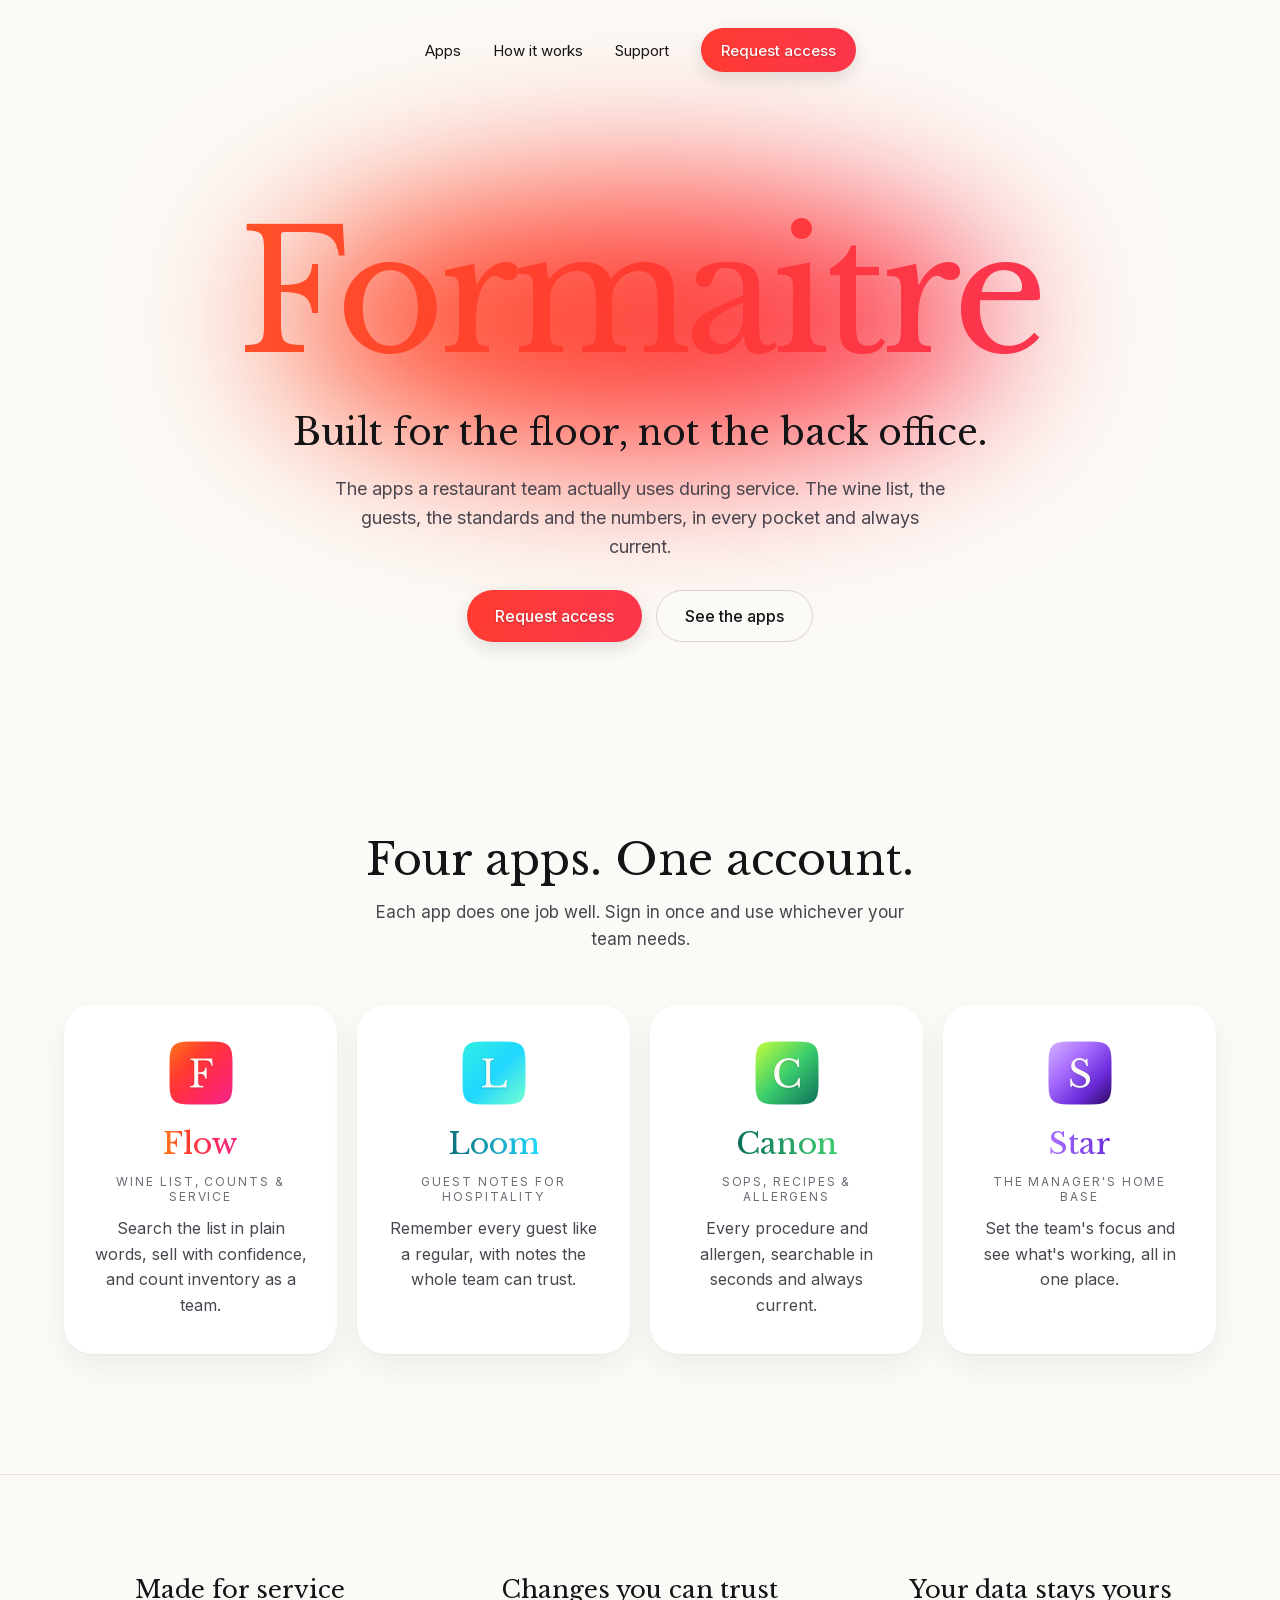
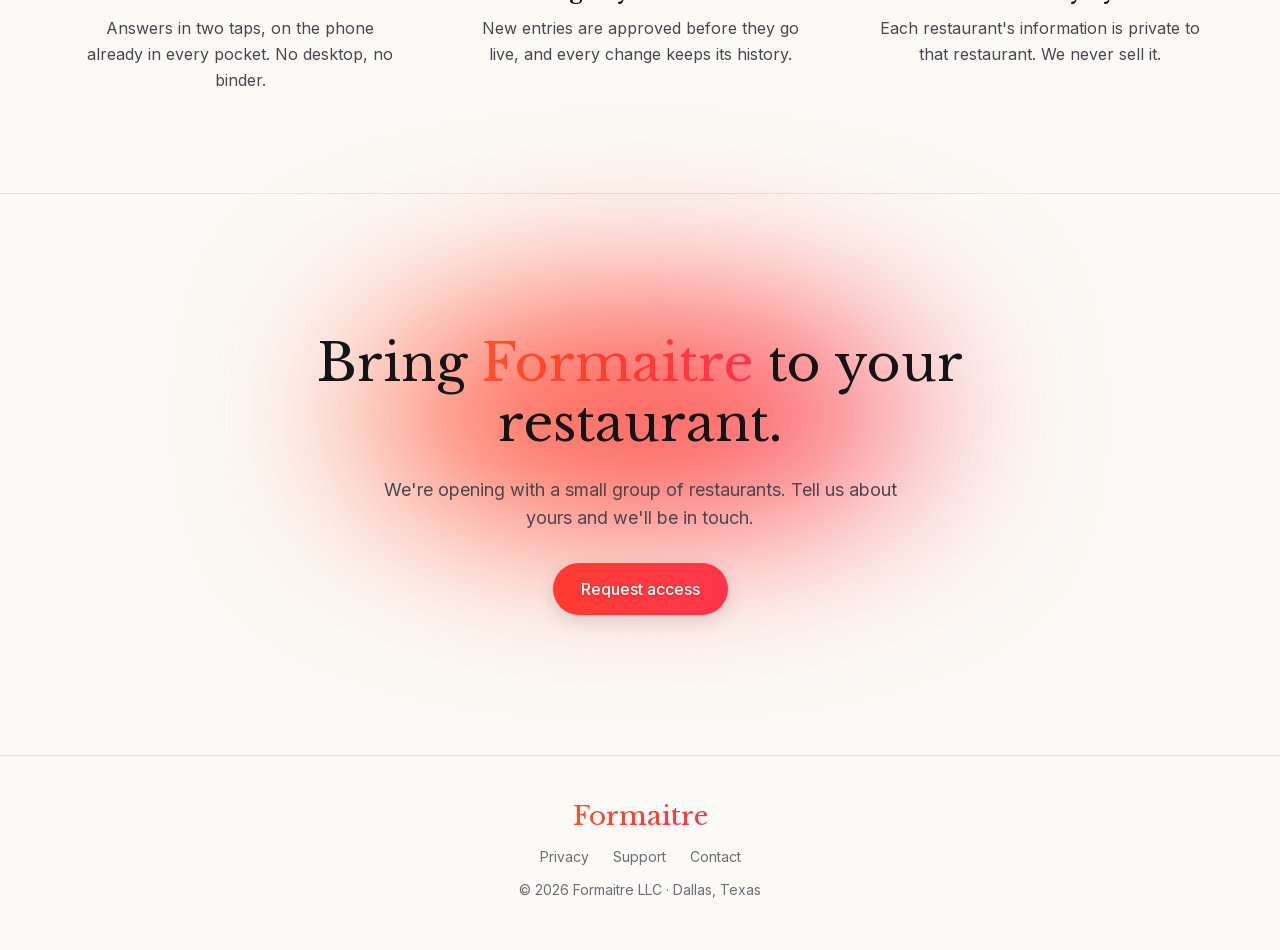
<file: index.html>
<!doctype html>
<html lang="en">
<head>
<meta charset="utf-8">
<meta name="viewport" content="width=device-width, initial-scale=1">
<title>Formaitre</title>
<meta name="description" content="The apps a restaurant team actually uses during service: Flow, Loom, Canon and Star.">
<link rel="preload" href="/fonts/LibreBaskerville.woff2" as="font" type="font/woff2" crossorigin>
<link rel="preload" href="/fonts/Inter.woff2" as="font" type="font/woff2" crossorigin>
<link rel="stylesheet" href="/style.css">
</head>
<body>
<div class="palette">

<header class="site-header">
  <nav aria-label="Main">
    <a href="#apps">Apps</a>
    <a href="#how">How it works</a>
    <a href="/support/">Support</a>
    <a href="mailto:hello@formaitre.com" class="gbtn small" data-contact="access">Request access</a>
  </nav>
</header>

<section class="hero">
  <div class="flowaura" aria-hidden="true"></div>
  <h1 class="flowfill rise1">Formaitre</h1>
  <p class="tagline rise2">Built for the floor, not the back office.</p>
  <p class="intro rise3">The apps a restaurant team actually uses during service. The wine list, the guests, the standards and the numbers, in every pocket and always current.</p>
  <div class="actions rise4">
    <a href="mailto:hello@formaitre.com" class="gbtn" data-contact="access">Request access</a>
    <a href="#apps" class="obtn">See the apps</a>
  </div>
</section>

<section id="apps" class="apps">
  <div class="section-head pop">
    <h2>Four apps. One account.</h2>
    <p>Each app does one job well. Sign in once and use whichever your team needs.</p>
  </div>
  <div class="app-grid">
    <article class="app-card pop">
      <img src="/assets/flow-icon.png" alt="">
      <h3 class="g-flow">Flow</h3>
      <div class="kicker">Wine list, counts &amp; service</div>
      <p>Search the list in plain words, sell with confidence, and count inventory as a team.</p>
    </article>
    <article class="app-card pop2">
      <img src="/assets/loom-icon.png" alt="">
      <h3 class="g-loom">Loom</h3>
      <div class="kicker">Guest notes for hospitality</div>
      <p>Remember every guest like a regular, with notes the whole team can trust.</p>
    </article>
    <article class="app-card pop3">
      <img src="/assets/canon-icon.png" alt="">
      <h3 class="g-canon">Canon</h3>
      <div class="kicker">SOPs, recipes &amp; allergens</div>
      <p>Every procedure and allergen, searchable in seconds and always current.</p>
    </article>
    <article class="app-card pop4">
      <img src="/assets/star-icon.png" alt="">
      <h3 class="g-star">Star</h3>
      <div class="kicker">The manager's home base</div>
      <p>Set the team's focus and see what's working, all in one place.</p>
    </article>
  </div>
</section>

<section id="how" class="how">
  <div class="how-grid">
    <div class="pop">
      <h3>Made for service</h3>
      <p>Answers in two taps, on the phone already in every pocket. No desktop, no binder.</p>
    </div>
    <div class="pop2">
      <h3>Changes you can trust</h3>
      <p>New entries are approved before they go live, and every change keeps its history.</p>
    </div>
    <div class="pop3">
      <h3>Your data stays yours</h3>
      <p>Each restaurant's information is private to that restaurant. We never sell it.</p>
    </div>
  </div>
</section>

<section class="cta pop">
  <div class="flowaura" aria-hidden="true"></div>
  <h2>Bring <span class="flowfill">Formaitre</span> to your restaurant.</h2>
  <p>We're opening with a small group of restaurants. Tell us about yours and we'll be in touch.</p>
  <a href="mailto:hello@formaitre.com" class="gbtn" data-contact="access">Request access</a>
</section>

<footer class="site-footer">
  <div class="inner">
    <span class="wordmark flowfill">Formaitre</span>
    <nav aria-label="Footer">
      <a href="/privacy/">Privacy</a>
      <a href="/support/">Support</a>
      <a href="mailto:hello@formaitre.com" data-contact="contact">Contact</a>
    </nav>
    <span>© 2026 Formaitre LLC · Dallas, Texas</span>
  </div>
</footer>

</div>
<script src="/contact.js" defer></script>
</body>
</html>
</file>
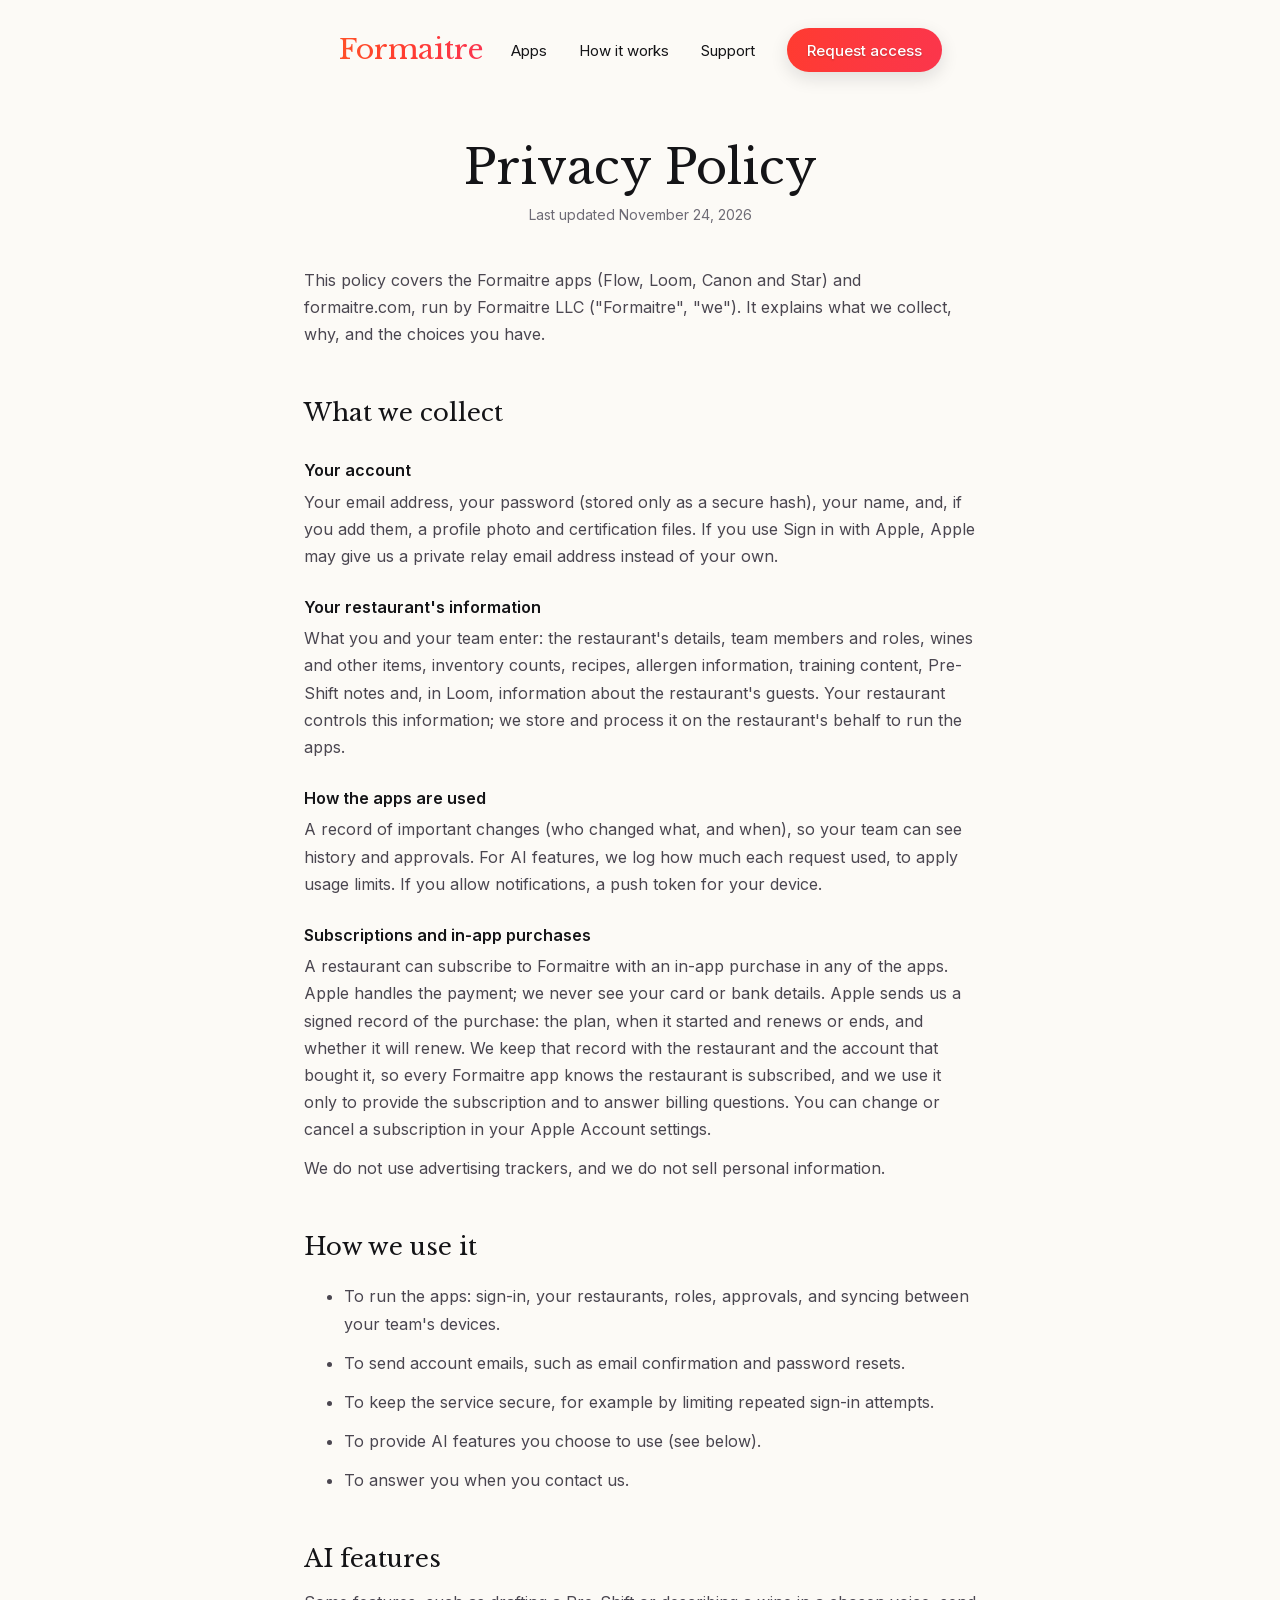
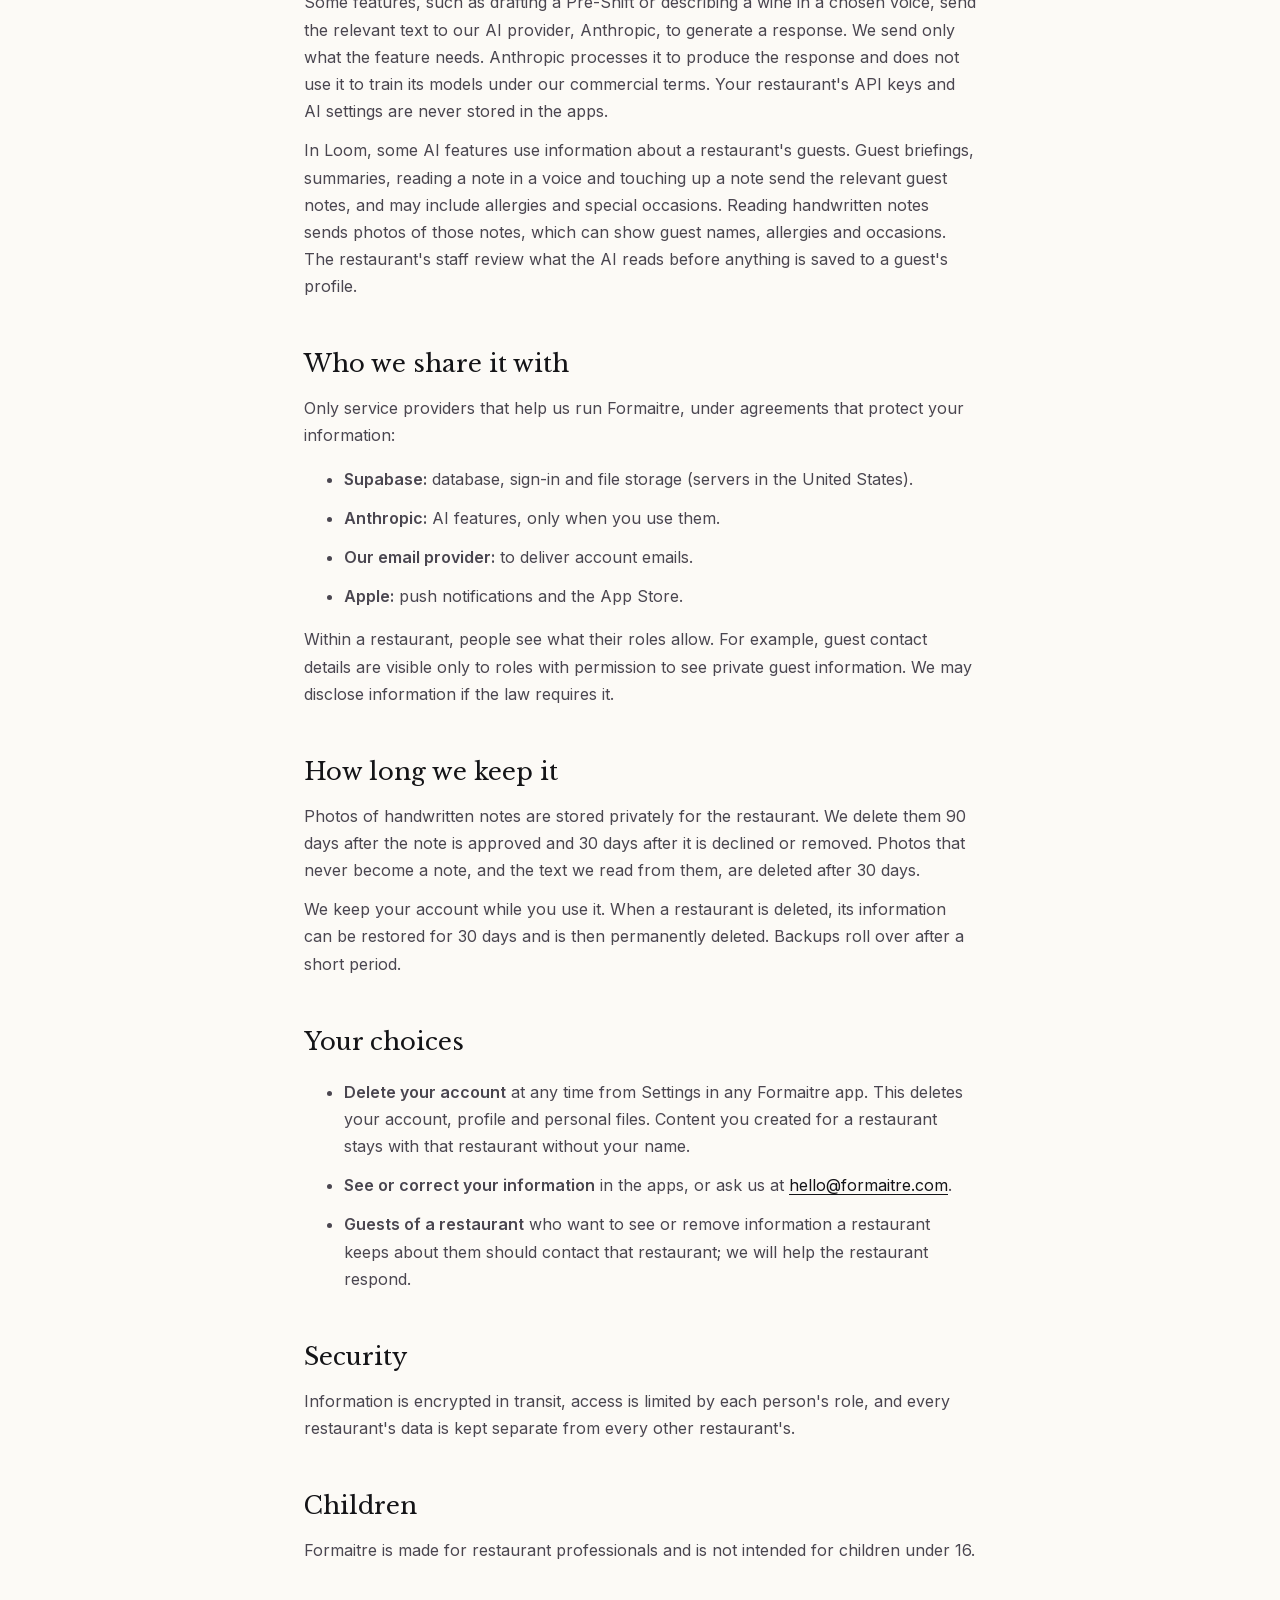
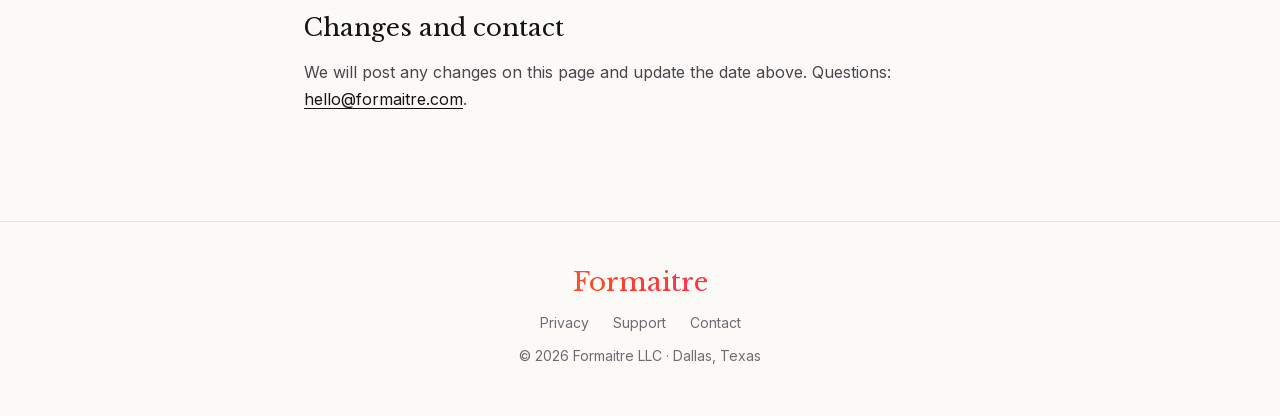
<file: privacy/index.html>
<!doctype html>
<html lang="en">
<head>
<meta charset="utf-8">
<meta name="viewport" content="width=device-width, initial-scale=1">
<title>Privacy Policy · Formaitre</title>
<link rel="preload" href="/fonts/LibreBaskerville.woff2" as="font" type="font/woff2" crossorigin>
<link rel="preload" href="/fonts/Inter.woff2" as="font" type="font/woff2" crossorigin>
<link rel="stylesheet" href="/style.css">
</head>
<body>
<div class="palette">

<header class="site-header">
  <a class="wordmark flowfill" href="/">Formaitre</a>
  <nav aria-label="Main">
    <a href="/#apps">Apps</a>
    <a href="/#how">How it works</a>
    <a href="/support/">Support</a>
    <a href="mailto:hello@formaitre.com" class="gbtn small" data-contact="access">Request access</a>
  </nav>
</header>

<main class="page">
<h1>Privacy Policy</h1>
  <p class="updated">Last updated November 24, 2026</p>

  <p>This policy covers the Formaitre apps (Flow, Loom, Canon and Star) and formaitre.com, run by Formaitre LLC ("Formaitre", "we"). It explains what we collect, why, and the choices you have.</p>

  <h2>What we collect</h2>
  <h3>Your account</h3>
  <p>Your email address, your password (stored only as a secure hash), your name, and, if you add them, a profile photo and certification files. If you use Sign in with Apple, Apple may give us a private relay email address instead of your own.</p>
  <h3>Your restaurant's information</h3>
  <p>What you and your team enter: the restaurant's details, team members and roles, wines and other items, inventory counts, recipes, allergen information, training content, Pre-Shift notes and, in Loom, information about the restaurant's guests. Your restaurant controls this information; we store and process it on the restaurant's behalf to run the apps.</p>
  <h3>How the apps are used</h3>
  <p>A record of important changes (who changed what, and when), so your team can see history and approvals. For AI features, we log how much each request used, to apply usage limits. If you allow notifications, a push token for your device.</p>
  <h3>Subscriptions and in-app purchases</h3>
  <p>A restaurant can subscribe to Formaitre with an in-app purchase in any of the apps. Apple handles the payment; we never see your card or bank details. Apple sends us a signed record of the purchase: the plan, when it started and renews or ends, and whether it will renew. We keep that record with the restaurant and the account that bought it, so every Formaitre app knows the restaurant is subscribed, and we use it only to provide the subscription and to answer billing questions. You can change or cancel a subscription in your Apple Account settings.</p>
  <p>We do not use advertising trackers, and we do not sell personal information.</p>

  <h2>How we use it</h2>
  <ul>
    <li>To run the apps: sign-in, your restaurants, roles, approvals, and syncing between your team's devices.</li>
    <li>To send account emails, such as email confirmation and password resets.</li>
    <li>To keep the service secure, for example by limiting repeated sign-in attempts.</li>
    <li>To provide AI features you choose to use (see below).</li>
    <li>To answer you when you contact us.</li>
  </ul>

  <h2>AI features</h2>
  <p>Some features, such as drafting a Pre-Shift or describing a wine in a chosen voice, send the relevant text to our AI provider, Anthropic, to generate a response. We send only what the feature needs. Anthropic processes it to produce the response and does not use it to train its models under our commercial terms. Your restaurant's API keys and AI settings are never stored in the apps.</p>
  <p>In Loom, some AI features use information about a restaurant's guests. Guest briefings, summaries, reading a note in a voice and touching up a note send the relevant guest notes, and may include allergies and special occasions. Reading handwritten notes sends photos of those notes, which can show guest names, allergies and occasions. The restaurant's staff review what the AI reads before anything is saved to a guest's profile.</p>

  <h2>Who we share it with</h2>
  <p>Only service providers that help us run Formaitre, under agreements that protect your information:</p>
  <ul>
    <li><strong>Supabase:</strong> database, sign-in and file storage (servers in the United States).</li>
    <li><strong>Anthropic:</strong> AI features, only when you use them.</li>
    <li><strong>Our email provider:</strong> to deliver account emails.</li>
    <li><strong>Apple:</strong> push notifications and the App Store.</li>
  </ul>
  <p>Within a restaurant, people see what their roles allow. For example, guest contact details are visible only to roles with permission to see private guest information. We may disclose information if the law requires it.</p>

  <h2>How long we keep it</h2>
  <p>Photos of handwritten notes are stored privately for the restaurant. We delete them 90 days after the note is approved and 30 days after it is declined or removed. Photos that never become a note, and the text we read from them, are deleted after 30 days.</p>
  <p>We keep your account while you use it. When a restaurant is deleted, its information can be restored for 30 days and is then permanently deleted. Backups roll over after a short period.</p>

  <h2>Your choices</h2>
  <ul>
    <li><strong>Delete your account</strong> at any time from Settings in any Formaitre app. This deletes your account, profile and personal files. Content you created for a restaurant stays with that restaurant without your name.</li>
    <li><strong>See or correct your information</strong> in the apps, or ask us at <a href="mailto:hello@formaitre.com" data-contact="contact">hello@formaitre.com</a>.</li>
    <li><strong>Guests of a restaurant</strong> who want to see or remove information a restaurant keeps about them should contact that restaurant; we will help the restaurant respond.</li>
  </ul>

  <h2>Security</h2>
  <p>Information is encrypted in transit, access is limited by each person's role, and every restaurant's data is kept separate from every other restaurant's.</p>

  <h2>Children</h2>
  <p>Formaitre is made for restaurant professionals and is not intended for children under 16.</p>

  <h2>Changes and contact</h2>
  <p>We will post any changes on this page and update the date above. Questions: <a href="mailto:hello@formaitre.com" data-contact="contact">hello@formaitre.com</a>.</p>
</main>

<footer class="site-footer">
  <div class="inner">
    <span class="wordmark flowfill">Formaitre</span>
    <nav aria-label="Footer">
      <a href="/privacy/">Privacy</a>
      <a href="/support/">Support</a>
      <a href="mailto:hello@formaitre.com" data-contact="contact">Contact</a>
    </nav>
    <span>© 2026 Formaitre LLC · Dallas, Texas</span>
  </div>
</footer>

</div>
<script src="/contact.js" defer></script>
</body>
</html>
</file>
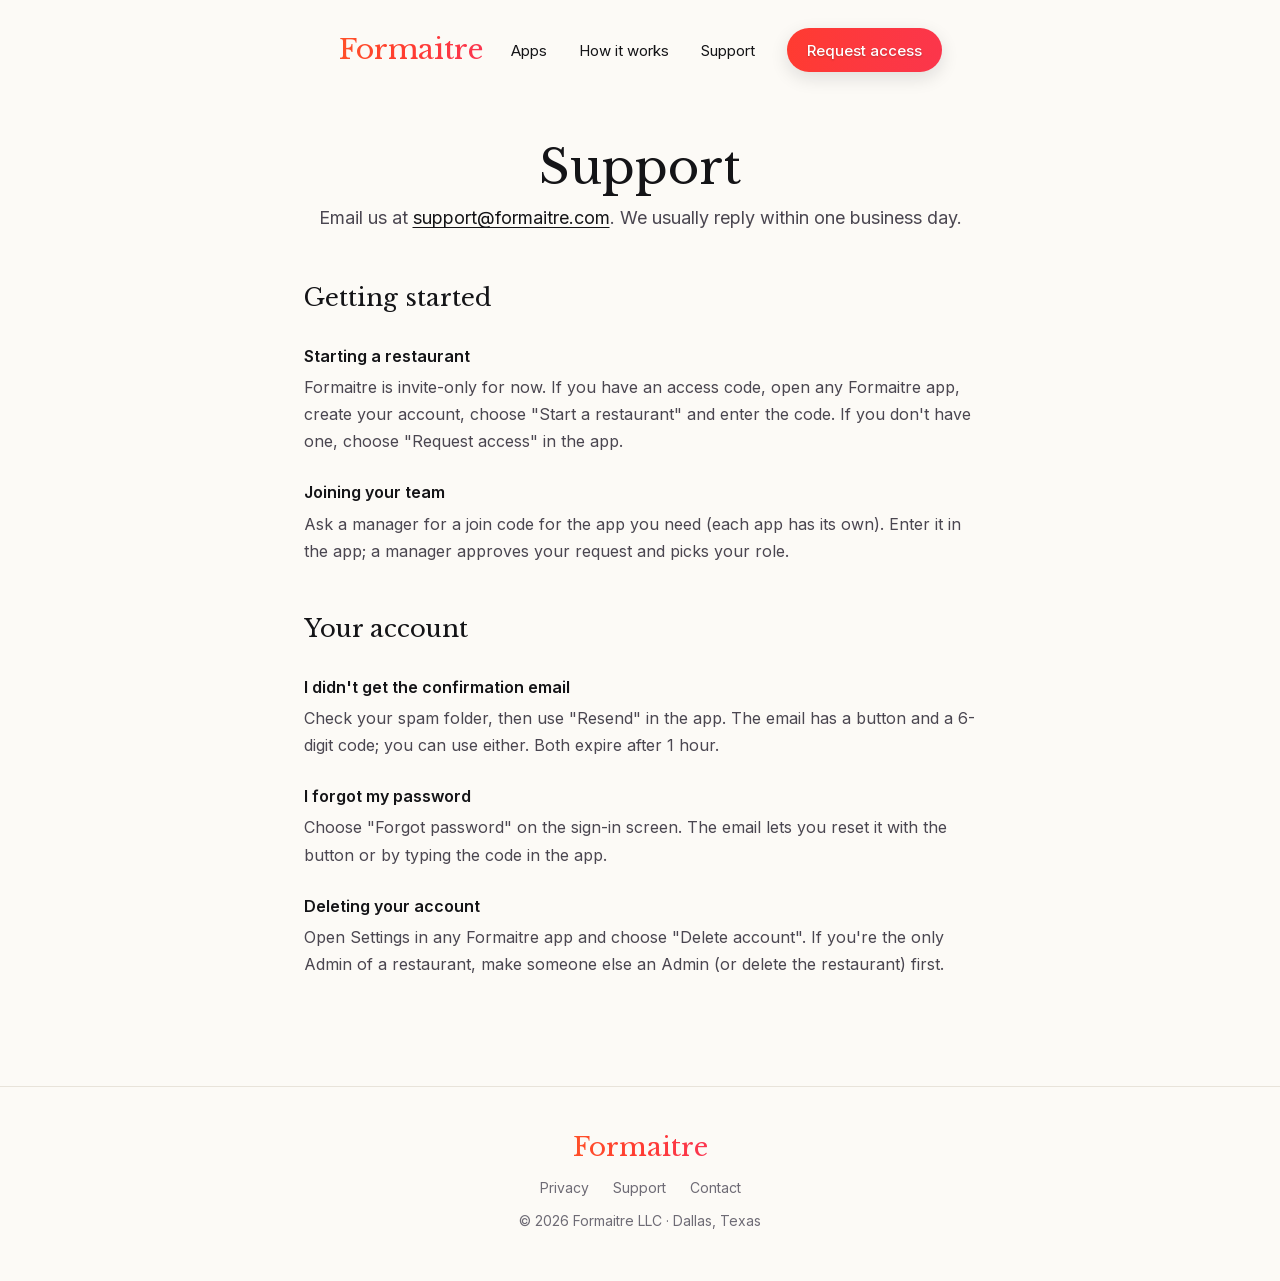
<file: support/index.html>
<!doctype html>
<html lang="en">
<head>
<meta charset="utf-8">
<meta name="viewport" content="width=device-width, initial-scale=1">
<title>Support · Formaitre</title>
<link rel="preload" href="/fonts/LibreBaskerville.woff2" as="font" type="font/woff2" crossorigin>
<link rel="preload" href="/fonts/Inter.woff2" as="font" type="font/woff2" crossorigin>
<link rel="stylesheet" href="/style.css">
</head>
<body>
<div class="palette">

<header class="site-header">
  <a class="wordmark flowfill" href="/">Formaitre</a>
  <nav aria-label="Main">
    <a href="/#apps">Apps</a>
    <a href="/#how">How it works</a>
    <a href="/support/">Support</a>
    <a href="mailto:hello@formaitre.com" class="gbtn small" data-contact="access">Request access</a>
  </nav>
</header>

<main class="page">
<h1>Support</h1>
  <p class="lead">Email us at <a href="mailto:support@formaitre.com" data-contact="support">support@formaitre.com</a>. We usually reply within one business day.</p>

  <h2>Getting started</h2>
  <h3>Starting a restaurant</h3>
  <p>Formaitre is invite-only for now. If you have an access code, open any Formaitre app, create your account, choose "Start a restaurant" and enter the code. If you don't have one, choose "Request access" in the app.</p>
  <h3>Joining your team</h3>
  <p>Ask a manager for a join code for the app you need (each app has its own). Enter it in the app; a manager approves your request and picks your role.</p>

  <h2>Your account</h2>
  <h3>I didn't get the confirmation email</h3>
  <p>Check your spam folder, then use "Resend" in the app. The email has a button and a 6-digit code; you can use either. Both expire after 1 hour.</p>
  <h3>I forgot my password</h3>
  <p>Choose "Forgot password" on the sign-in screen. The email lets you reset it with the button or by typing the code in the app.</p>
  <h3>Deleting your account</h3>
  <p>Open Settings in any Formaitre app and choose "Delete account". If you're the only Admin of a restaurant, make someone else an Admin (or delete the restaurant) first.</p>
</main>

<footer class="site-footer">
  <div class="inner">
    <span class="wordmark flowfill">Formaitre</span>
    <nav aria-label="Footer">
      <a href="/privacy/">Privacy</a>
      <a href="/support/">Support</a>
      <a href="mailto:hello@formaitre.com" data-contact="contact">Contact</a>
    </nav>
    <span>© 2026 Formaitre LLC · Dallas, Texas</span>
  </div>
</footer>

</div>
<script src="/contact.js" defer></script>
</body>
</html>
</file>
<file: style.css>
/* Fonts (SIL Open Font License; served from this site) */
@font-face { font-family: "Libre Baskerville"; font-style: normal; font-weight: 400 700; font-display: swap; src: url("/fonts/LibreBaskerville.woff2") format("woff2"); }
@font-face { font-family: "Libre Baskerville"; font-style: italic; font-weight: 400; font-display: swap; src: url("/fonts/LibreBaskerville-Italic.woff2") format("woff2"); }
@font-face { font-family: "Inter"; font-style: normal; font-weight: 400 600; font-display: swap; src: url("/fonts/Inter.woff2") format("woff2"); }

:root {
  --bg: #FCFAF6;
  --card: #FFFFFF;
  --ink: #141417;
  --text: #4A4650;
  --muted: #6E6B75;
  --line: #E8E3DA;
  --border: #D9D3C9;
  --ok: #2F9E5B;
  --error: #C2332C;
  --serif: "Libre Baskerville", Georgia, serif;
  --sans: Inter, system-ui, sans-serif;
}

* { box-sizing: border-box; }
html, body { margin: 0; background: var(--bg); }
body { color: var(--ink); font-family: var(--sans); -webkit-text-size-adjust: 100%; }
a { color: var(--ink); text-decoration: none; }
a:hover { color: var(--muted); }

/* App palettes: the page cycles Flow, Loom, Canon, Star (~20 s each) */
@property --c1 { syntax: "<color>"; inherits: true; initial-value: #FF7A1A; }
@property --c2 { syntax: "<color>"; inherits: true; initial-value: #FF3B30; }
@property --c3 { syntax: "<color>"; inherits: true; initial-value: #F2298A; }
.palette { width: 100%; background: var(--bg); color: var(--ink); font-family: var(--sans); overflow: hidden; animation: palettes 88s ease-in-out infinite; }
@keyframes palettes {
  0%, 22.7% { --c1: #FF7A1A; --c2: #FF3B30; --c3: #F2298A; }
  25%, 47.7% { --c1: #0B6E7A; --c2: #20D7FF; --c3: #32F0E4; }
  50%, 72.7% { --c1: #0B6E5B; --c2: #3ECF6E; --c3: #8FD63A; }
  75%, 97.7% { --c1: #D6B4FF; --c2: #A970FF; --c3: #6A2BD9; }
  100% { --c1: #FF7A1A; --c2: #FF3B30; --c3: #F2298A; }
}

/* Gradient button following the palette */
.gbtn {
  background-color: var(--c2);
  background-image: linear-gradient(100deg, var(--c2), color-mix(in srgb, var(--c2) 70%, var(--c3)), var(--c2));
  background-size: 200% 100%;
  animation: drift 40s linear infinite;
  box-shadow: 0 6px 18px rgba(20, 20, 23, 0.12);
  display: inline-flex; align-items: center; justify-content: center;
  min-height: 52px; padding: 0 28px; border: 0; border-radius: 999px;
  color: #FFFFFF; text-shadow: 0 1px 2px rgba(20, 20, 23, 0.28);
  font: 500 16px/1 var(--sans); cursor: pointer;
}
.gbtn:hover { color: #FFFFFF; filter: brightness(1.06); }
.gbtn.small { min-height: 44px; padding: 0 20px; font-size: 15px; }
.gbtn:disabled { opacity: 0.55; cursor: default; filter: none; }
.obtn {
  display: inline-flex; align-items: center; min-height: 52px; padding: 0 28px; border-radius: 999px;
  border: 1px solid var(--border); background: var(--bg); font-size: 16px; font-weight: 500;
}

/* Wordmark and glow */
.flowfill { color: #FF3B30; }
@supports (color: color-mix(in srgb, red 50%, blue)) {
  .flowfill {
    background: linear-gradient(100deg, color-mix(in srgb, var(--c2) 65%, var(--c1)), var(--c2), color-mix(in srgb, var(--c2) 65%, var(--c3)), var(--c2), color-mix(in srgb, var(--c2) 65%, var(--c1)));
    background-size: 200% 100%;
    -webkit-background-clip: text; background-clip: text; color: transparent;
    animation: drift 36s linear infinite;
  }
}
.flowaura {
  /* Centered with auto margins: transform is taken by the breathe animation. */
  position: absolute; left: 0; right: 0; margin-left: auto; margin-right: auto; border-radius: 50%;
  background: linear-gradient(100deg, color-mix(in srgb, var(--c2) 65%, var(--c1)), var(--c2), color-mix(in srgb, var(--c2) 65%, var(--c3)), var(--c2), color-mix(in srgb, var(--c2) 65%, var(--c1)));
  background-size: 200% 100%;
  animation: drift 36s linear infinite, breathe 10s ease-in-out infinite;
}
@keyframes drift { 0% { background-position: 0% 50%; } 100% { background-position: 200% 50%; } }
@keyframes breathe { 0%, 100% { transform: scale(1); opacity: .24; } 50% { transform: scale(1.08); opacity: .34; } }

/* Entrance and scroll-in animations */
@keyframes rise { from { opacity: 0; transform: translateY(18px); } to { opacity: 1; transform: none; } }
.rise1 { animation: rise .9s ease-out both; }
.rise2 { animation: rise .9s ease-out .15s both; }
.rise3 { animation: rise .9s ease-out .3s both; }
.rise4 { animation: rise .9s ease-out .45s both; }
@keyframes pop { from { opacity: 0; transform: translateY(48px) scale(.96); } to { opacity: 1; transform: none; } }
@supports (animation-timeline: view()) {
  .pop { animation: pop linear both; animation-timeline: view(); animation-range: entry 0% entry 70%; }
  .pop2 { animation: pop linear both; animation-timeline: view(); animation-range: entry 10% entry 80%; }
  .pop3 { animation: pop linear both; animation-timeline: view(); animation-range: entry 20% entry 90%; }
  .pop4 { animation: pop linear both; animation-timeline: view(); animation-range: entry 30% entry 100%; }
}

/* App name gradients */
.g-flow, .g-loom, .g-canon, .g-star { -webkit-background-clip: text; background-clip: text; color: transparent; }
.g-flow { background-image: linear-gradient(90deg, #FF7A1A 0%, #FF3B30 34%, #FF285F 68%, #F2298A 100%); }
.g-loom { background-image: linear-gradient(90deg, #0B6E7A 0%, #20D7FF 100%); }
.g-canon { background-image: linear-gradient(90deg, #0B6E5B 0%, #3ECF6E 100%); }
.g-star { background-image: linear-gradient(90deg, #A970FF 0%, #6A2BD9 100%); }

@media (prefers-reduced-motion: reduce) {
  .gbtn, .palette, .flowfill, .flowaura, .rise1, .rise2, .rise3, .rise4, .pop, .pop2, .pop3, .pop4 { animation: none; }
}

/* Layout */
.site-header { max-width: 1200px; margin: 0 auto; padding: 28px 24px; display: flex; flex-wrap: wrap; gap: 28px; align-items: center; justify-content: center; font-size: 15px; }
.site-header nav { display: flex; flex-wrap: wrap; gap: 32px; align-items: center; justify-content: center; }
.site-header .wordmark { font-family: var(--serif); font-size: 28px; line-height: 1; }

.hero { position: relative; max-width: 1200px; margin: 0 auto; padding: 110px 24px 150px; display: flex; flex-direction: column; align-items: center; text-align: center; gap: 18px; }
.hero .flowaura { top: 90px; width: 720px; max-width: 90%; height: 260px; filter: blur(80px); }
.hero h1 { position: relative; margin: 0 0 6px; font-family: var(--serif); font-weight: 400; font-size: clamp(64px, 13vw, 168px); line-height: 1.02; letter-spacing: -0.035em; padding: 0 0.06em 0.04em; }
.hero .tagline { position: relative; margin: 0; max-width: 820px; font-family: var(--serif); font-size: clamp(24px, 3vw, 36px); line-height: 1.3; }
.hero .intro { position: relative; margin: 0; max-width: 620px; font-size: 18px; line-height: 1.6; color: var(--text); }
.hero .actions { position: relative; display: flex; flex-wrap: wrap; gap: 14px; justify-content: center; margin-top: 10px; }

.apps { max-width: 1200px; margin: 0 auto; padding: 40px 24px 120px; }
.section-head { display: flex; flex-direction: column; align-items: center; text-align: center; gap: 12px; margin-bottom: 52px; }
.section-head h2 { margin: 0; font-family: var(--serif); font-weight: 400; font-size: clamp(30px, 3.6vw, 44px); }
.section-head p { margin: 0; max-width: 560px; font-size: 17px; line-height: 1.6; color: var(--text); }
.app-grid { display: grid; grid-template-columns: repeat(auto-fit, minmax(250px, 1fr)); gap: 20px; }
.app-card { padding: 36px 28px; border-radius: 28px; background: var(--card); box-shadow: 0 1px 2px rgba(20, 20, 23, 0.04), 0 12px 32px rgba(20, 20, 23, 0.06); display: flex; flex-direction: column; align-items: center; text-align: center; gap: 12px; }
.app-card img { width: 64px; height: 64px; }
.app-card h3 { margin: 8px 0 0; font-family: var(--serif); font-weight: 400; font-size: 30px; }
.app-card .kicker { font-size: 12px; letter-spacing: 0.16em; text-transform: uppercase; color: var(--muted); }
.app-card p { margin: 0; font-size: 16px; line-height: 1.6; color: var(--text); }

.how { border-top: 1px solid var(--line); border-bottom: 1px solid var(--line); }
.how-grid { max-width: 1200px; margin: 0 auto; padding: 100px 24px; display: grid; grid-template-columns: repeat(auto-fit, minmax(260px, 1fr)); gap: 48px; text-align: center; }
.how-grid > div { display: flex; flex-direction: column; align-items: center; gap: 12px; }
.how-grid h3 { margin: 0; font-family: var(--serif); font-weight: 400; font-size: 24px; }
.how-grid p { margin: 0; max-width: 320px; font-size: 16px; line-height: 1.6; color: var(--text); }

.cta { position: relative; max-width: 1200px; margin: 0 auto; padding: 140px 24px; display: flex; flex-direction: column; align-items: center; text-align: center; gap: 22px; }
.cta .flowaura { top: 120px; width: 560px; max-width: 90%; height: 200px; filter: blur(90px); }
.cta h2 { position: relative; margin: 0; max-width: 760px; font-family: var(--serif); font-weight: 400; font-size: clamp(32px, 4.4vw, 52px); line-height: 1.15; }
.cta p { position: relative; margin: 0; max-width: 560px; font-size: 18px; line-height: 1.6; color: var(--text); }
.cta .gbtn { position: relative; margin-top: 8px; }

.site-footer { border-top: 1px solid var(--line); }
.site-footer .inner { max-width: 1200px; margin: 0 auto; padding: 44px 24px 52px; display: flex; flex-direction: column; gap: 16px; align-items: center; text-align: center; font-size: 14px; color: var(--muted); }
.site-footer .wordmark { font-family: var(--serif); font-size: 26px; }
.site-footer nav { display: flex; flex-wrap: wrap; gap: 24px; justify-content: center; }
.site-footer nav a { color: var(--muted); }

/* Text pages (privacy, support) */
.page { max-width: 720px; margin: 0 auto; padding: 40px 24px 96px; font-size: 16px; line-height: 1.7; color: var(--text); }
.page h1 { margin: 0 0 8px; font-family: var(--serif); font-weight: 400; font-size: clamp(34px, 5vw, 48px); line-height: 1.15; color: var(--ink); text-align: center; }
.page .updated { margin: 0 0 40px; text-align: center; font-size: 14px; color: var(--muted); }
.page .lead { font-size: 18px; text-align: center; margin-bottom: 40px; }
.page h2 { margin: 44px 0 10px; font-family: var(--serif); font-weight: 400; font-size: 24px; color: var(--ink); }
.page h3 { margin: 24px 0 4px; font-size: 16px; font-weight: 600; color: var(--ink); }
.page p, .page li { margin: 0 0 12px; }
.page a { text-decoration: underline; text-underline-offset: 3px; }

/* Email pages (confirm, reset) */
.auth { position: relative; max-width: 460px; margin: 0 auto; padding: 72px 24px 120px; }
.auth .flowaura { top: 70px; width: 420px; max-width: 90%; height: 180px; filter: blur(80px); }
.auth .card { position: relative; padding: 40px 32px; border-radius: 28px; background: var(--card); box-shadow: 0 1px 2px rgba(20, 20, 23, 0.04), 0 12px 32px rgba(20, 20, 23, 0.06); text-align: center; color: var(--text); font-size: 16px; line-height: 1.6; }
.auth .card .wordmark { display: inline-block; margin-bottom: 18px; font-family: var(--serif); font-size: 34px; letter-spacing: -0.02em; }
.auth .card p { margin: 0 0 12px; }
.auth .card strong { color: var(--ink); font-weight: 600; }
.auth form { text-align: left; margin-top: 20px; }
.auth label { display: block; font-size: 14px; color: var(--muted); margin: 14px 0 6px; }
.auth input { width: 100%; min-height: 48px; padding: 12px 16px; border: 1px solid var(--border); border-radius: 14px; background: var(--bg); color: var(--ink); font: 16px var(--sans); }
.auth input:focus { outline: 2px solid var(--c2); outline-offset: 1px; }
.auth form .gbtn { width: 100%; margin-top: 22px; }
.status-ok strong { color: var(--ok); }
.status-error, .status-error strong { color: var(--error); }
.hidden { display: none !important; }

/* Contact pop-up (contact.js) */
.contact-dialog { width: min(440px, calc(100vw - 32px)); max-height: calc(100dvh - 32px); margin: auto; padding: 0; border: 0; border-radius: 28px; background: var(--card); color: var(--text); box-shadow: 0 2px 4px rgba(20, 20, 23, 0.06), 0 24px 64px rgba(20, 20, 23, 0.22); overflow: auto; }
.contact-dialog::backdrop { background: rgba(20, 20, 23, 0.45); }
.contact-dialog[open] { animation: contact-in .22s ease-out; }
.contact-dialog[open]::backdrop { animation: contact-fade .22s ease-out; }
@keyframes contact-in { from { opacity: 0; transform: translateY(12px) scale(.97); } to { opacity: 1; transform: none; } }
@keyframes contact-fade { from { opacity: 0; } to { opacity: 1; } }
.contact-card { position: relative; padding: 40px 28px 28px; display: flex; flex-direction: column; align-items: center; text-align: center; gap: 14px; font: 16px/1.6 var(--sans); }
.contact-title { margin: 0; padding: 0 28px; font-family: var(--serif); font-weight: 400; font-size: 28px; line-height: 1.2; color: var(--ink); }
.contact-text { margin: 0; }
.contact-close { position: absolute; top: 12px; right: 12px; width: 44px; height: 44px; border: 0; border-radius: 50%; background: transparent; color: var(--muted); font: 28px/1 var(--sans); cursor: pointer; }
.contact-close:hover { background: var(--bg); color: var(--ink); }
.contact-row { display: flex; flex-wrap: wrap; align-items: center; justify-content: center; gap: 8px 10px; width: 100%; margin-top: 4px; padding: 8px 8px 8px 16px; border: 1px solid var(--border); border-radius: 22px; background: var(--bg); }
.contact-email { flex: 1 1 auto; min-width: 0; overflow-wrap: anywhere; font-weight: 500; color: var(--ink); user-select: all; -webkit-user-select: all; }
.contact-copy { flex: 0 0 auto; min-width: 84px; min-height: 44px; padding: 0 16px; border: 1px solid var(--border); border-radius: 999px; background: var(--card); color: var(--ink); font: 500 15px/1 var(--sans); cursor: pointer; }
.contact-copy:hover { border-color: var(--muted); }
.contact-status { min-height: 1.4em; margin-top: -8px; font-size: 14px; color: var(--muted); }
.contact-send { width: 100%; }
.contact-dialog button:focus-visible, .contact-dialog a:focus-visible { outline: 2px solid var(--c2); outline-offset: 2px; }
@media (prefers-reduced-motion: reduce) {
  .contact-dialog[open], .contact-dialog[open]::backdrop, .contact-send { animation: none; }
}
.contact-dialog:focus, .contact-card:focus { outline: none; }
</file>
